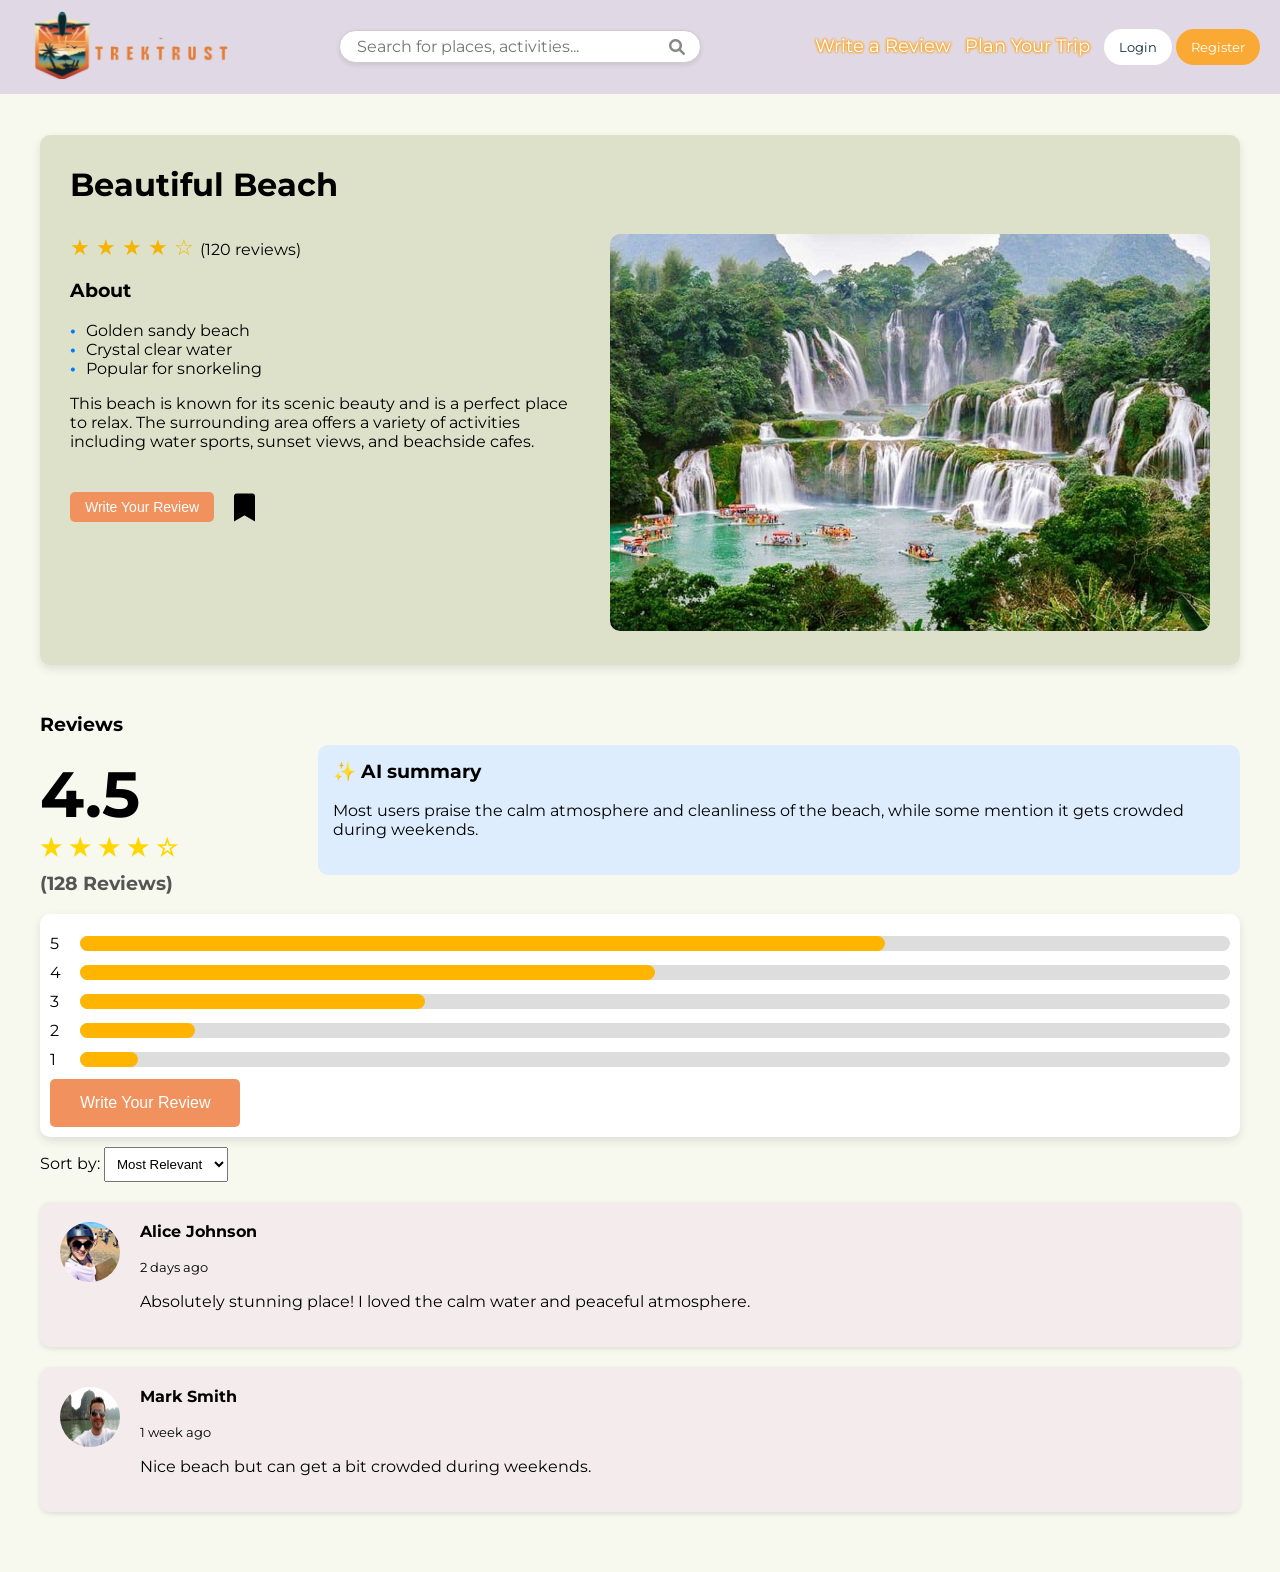
<file: docs/place-detail.html>
<!DOCTYPE html>
<html lang="en">

<head>
    <meta charset="UTF-8">
    <meta name="viewport" content="width=device-width, initial-scale=1.0">
    <title>Place Details</title>
    <link rel="stylesheet" href="https://cdnjs.cloudflare.com/ajax/libs/font-awesome/6.0.0/css/all.min.css">
    <link href="https://fonts.googleapis.com/css2?family=Montserrat:wght@400;600;700&display=swap" rel="stylesheet">
    <link rel="stylesheet" href="style0.css">
</head>

<body>
    <header class="custom-header">
        <div class="logo" onclick="location.href='index.html'" style="cursor: pointer;">
            <img src="img/logo.png" alt="Company Logo">
        </div>
        <div class="search-container">
            <input type="text" id="searchBar" placeholder="Search for places, activities...">
            <i class="fa-solid fa-magnifying-glass"></i>
        </div>
        <div class="actions">
            <button class="review" onclick="location.href='select-place.html'">Write a Review</button>
            <button class="plan" onclick="location.href='plan-trip.html'">Plan Your Trip</button>
            <button class="login" onclick="location.href='login.html'">Login</button>
            <button class="register" onclick="location.href='register.html'">Register</button>
        </div>
    </header>

    <div class="content">
        <div class="place-container">
            <div class="place-header">
                <h1>Beautiful Beach</h1>
                <!-- <div class="bookmark" onclick="toggleBookmark(this)">
                    <i class="fa-solid fa-bookmark"></i>
                </div> -->
            </div>

            <div class="place-main">
                <div class="place-info">
                    <div class="rating" style="display: inline;">&#9733; &#9733; &#9733; &#9733; &#9734; </div>
                    <div style="display: inline;">(120 reviews)</div>
                    <div class="about">
                        <h3>About</h3>
                        <ul>
                            <li>Golden sandy beach</li>
                            <li>Crystal clear water</li>
                            <li>Popular for snorkeling</li>
                        </ul>
                    </div>
                        <p>This beach is known for its scenic beauty and is a perfect place to relax. The surrounding area
                        offers a variety of activities including water sports, sunset views, and beachside cafes.</p>
                        <div class="actions-wrap"> 
                            <button class="write-review" onclick="location.href='write-review.html'">Write Your Review</button>
                            <div class="bookmark" onclick="toggleBookmark(this)" style="font-size: 32px;">
                                <i class="fa-solid fa-bookmark"></i>
                        </div>
                    </div>
                </div>

                <div class="place-images">
                    <img src="img/1.jpg" alt="Beautiful Beach">
                </div>
            </div>
        </div>

        <div class="rating-wrapper">
            <div class="rating-section">
                <h3> Reviews<h3>
                    <div class="rating-number">4.5</div>
                    <div class="stars">&#9733; &#9733; &#9733; &#9733; &#9734;</div>
                    <div class="review-count">(128 Reviews)</div>
            </div>
            <div class="consensus-section">
                <h3>&#10024 AI summary</h3>
                <p>Most users praise the calm atmosphere and cleanliness of the beach, while some
                    mention it gets crowded during weekends.</p>
            </div>
        </div>

        <div class="rating-breakdown">
            <div class="rating-bar">
                <span>5</span>
                <div class="bar">
                    <div class="bar-fill" style="width: 70%;"></div>
                </div>
            </div>
            <div class="rating-bar">
                <span>4</span>
                <div class="bar">
                    <div class="bar-fill" style="width: 50%;"></div>
                </div>
            </div>
            <div class="rating-bar">
                <span>3</span>
                <div class="bar">
                    <div class="bar-fill" style="width: 30%;"></div>
                </div>
            </div>
            <div class="rating-bar">
                <span>2</span>
                <div class="bar">
                    <div class="bar-fill" style="width: 10%;"></div>
                </div>
            </div>
            <div class="rating-bar">
                <span>1</span>
                <div class="bar">
                    <div class="bar-fill" style="width: 5%;"></div>
                </div>
            </div>
            <button class="write-review" onclick="location.href='write-review.html'">Write Your Review</button>
        </div>
        <div class="user-reviews">
            <div class="sort-options">
                <label for="sort">Sort by:</label>
                <select id="sort">
                    <option value="relevant">Most Relevant</option>
                    <option value="recent">Most Recent</option>
                </select>
            </div>
            <div id="reviewList"></div>
        </div>
    </div>
    </div>
    <script src="check.js"></script>
    <script>
        function toggleBookmark(el) {
            el.classList.toggle('active');
        }

        const reviews = [
            {
                user: "Alice Johnson",
                img: "img/pro5/1.png",
                date: "2 days ago",
                text: "Absolutely stunning place! I loved the calm water and peaceful atmosphere."
            },
            {
                user: "Mark Smith",
                img: "img/pro5/2.png",
                date: "1 week ago",
                text: "Nice beach but can get a bit crowded during weekends."
            }
        ];

        const reviewList = document.getElementById('reviewList');
        reviews.forEach(review => {
            const card = document.createElement('div');
            card.className = 'review-card';
            card.innerHTML = `
                <img src="${review.img}" alt="${review.user}">
                <div class="review-text">
                    <h4>${review.user}</h4>
                    <p><small>${review.date}</small></p>
                    <p>${review.text}</p>
                </div>
            `;
            reviewList.appendChild(card);
        });
    </script>
</body>

</html>
</file>
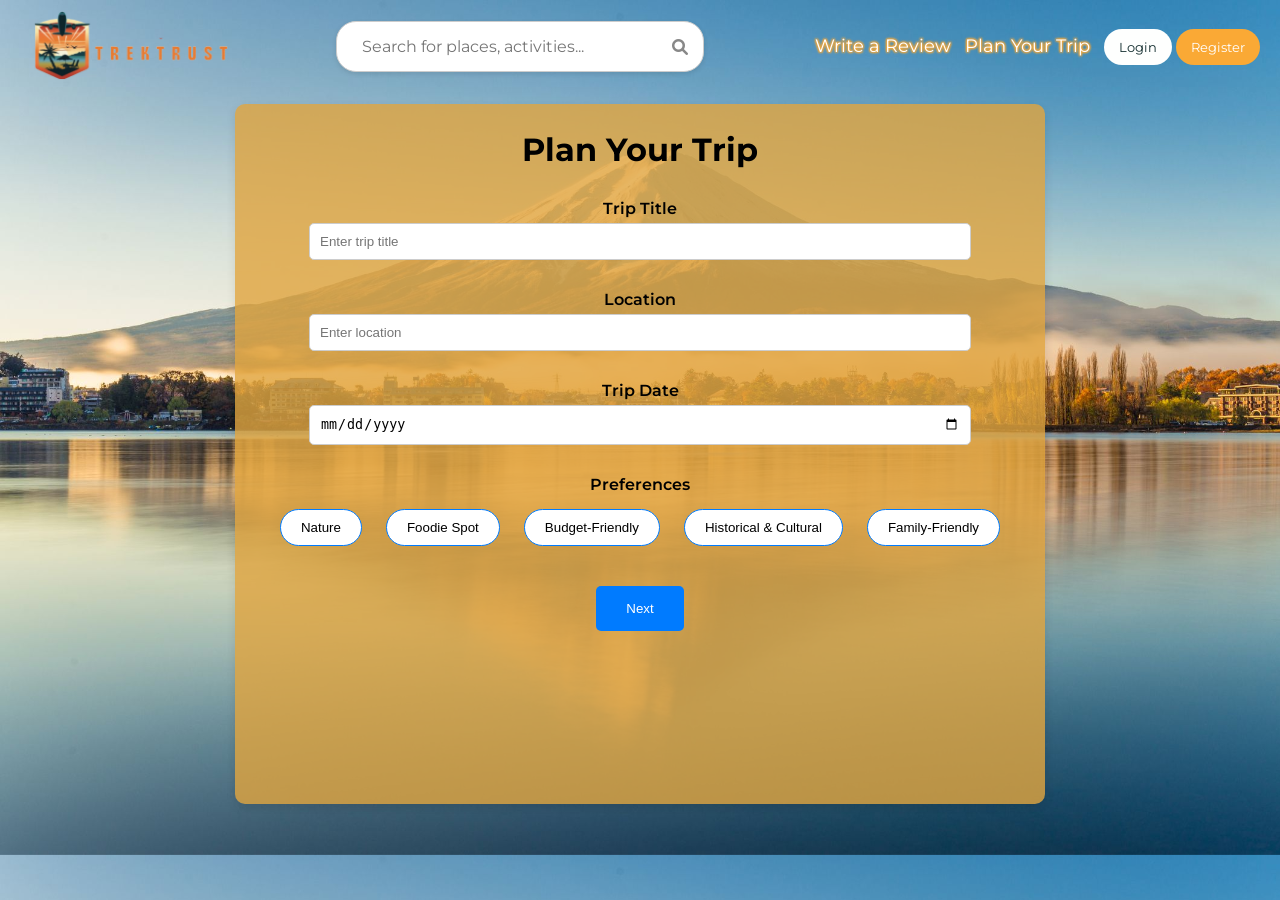
<file: docs/plan-trip.html>
<!DOCTYPE html>
<html lang="en">
<head>
    <meta charset="UTF-8">
    <meta name="viewport" content="width=device-width, initial-scale=1.0">
    <title>Plan Your Trip</title>
    <link rel="stylesheet" href="https://cdnjs.cloudflare.com/ajax/libs/font-awesome/6.0.0/css/all.min.css">

    <link href="https://fonts.googleapis.com/css2?family=Montserrat:wght@400;600;700&display=swap" rel="stylesheet">
    <link rel="stylesheet" href="style2.css">
</head>
<body>
    <header class="custom-header">
        <div class="logo" onclick="location.href='index.html'" style="cursor: pointer;">
            <img src="img/logo.png" alt="Company Logo">
        </div>
        <div class="search-container">
            <input type="text" id="searchBar" placeholder="Search for places, activities...">
            <i class="fa-solid fa-magnifying-glass"></i>
        </div>
        <div class="actions">
            <button class="review" onclick="location.href='select-place.html'">Write a Review</button>
            <button class="plan" onclick="location.href='plan-trip.html'">Plan Your Trip</button>
            <button class="login" onclick="location.href='login.html'">Login</button>
            <button class="register" onclick="location.href='register.html'">Register</button>
        </div>
    </header>
    
    <div class="container-wrapper">
        <!-- Step 1 - Trip Details -->
        <div class="container" id="step1">
            <h1>Plan Your Trip</h1>
            <label for="trip-title">Trip Title</label>
            <input type="text" id="trip-title" placeholder="Enter trip title">
            <label for="trip-title">Location</label>
            <input type="text" id="trip-title" placeholder="Enter location">

            <label for="trip-date">Trip Date</label>
            <input type="date" id="trip-date">

            <label>Preferences</label>
            <div class="preferences">
                <button onclick="toggleSelect(this)">Nature</button>
                <button onclick="toggleSelect(this)">Foodie Spot</button>
                <button onclick="toggleSelect(this)">Budget-Friendly</button>
                <button onclick="toggleSelect(this)">Historical & Cultural</button>
                <button onclick="toggleSelect(this)">Family-Friendly</button>
            </div>
            <button class="next" onclick="nextStep()">Next</button>
        </div>

        <!-- Step 2 - Place Selection -->
        <div class="container hidden" id="step2">
            <h1>Plan Your Trip</h1>
            <p>Select places you plan to visit</p>
            <label>Selected Places</label>
            <div class="slider" id="selected-places"></div>

            <label for="search">Search Places</label>
            <input type="text" id="search" placeholder="Search places..." oninput="filterResults()">
            <div class="slider" id="search-results"></div>

            <label>Saved Places</label>
            <div class="slider" id="saved-places"></div>

            <label>Suggested Places</label>
            <div class="slider" id="suggested-places"></div>

            <button class="back" onclick="prevStep()">Back</button>
            <button class="next" onclick="nextStep()">Next</button>
        </div>

        <!-- Step 3 - Activity Selection -->
        <div class="container hidden" id="step3">
            <h1>Plan Your Trip</h1>
            <p>Add activities for selected places</p>
            <div id="activities-section"></div>

            
            <button class="back" onclick="prevStep()">Back</button>
            <button class="next" onclick="submitTrip()">Submit</button>
        </div>
    </div>
    <script src="check.js"></script>
    <script>
        let currentStep = 1;
        const places = [
            { name: 'Beautiful Beach', location: 'Miami', img: 'img/1.jpg' },
            { name: 'Mountain Escape', location: 'Colorado', img: 'img/2.jpg' },
            { name: 'Sunset Park', location: 'San Francisco', img: 'img/3.jpg' }
        ];

        function nextStep() {
            document.getElementById(`step${currentStep}`).classList.add('hidden');
            currentStep++;
            document.getElementById(`step${currentStep}`).classList.remove('hidden');
            if (currentStep === 2) loadPlaces();
            if (currentStep === 3) loadActivities();
        }

        function prevStep() {
            document.getElementById(`step${currentStep}`).classList.add('hidden');
            currentStep--;
            document.getElementById(`step${currentStep}`).classList.remove('hidden');
        }

        function toggleSelect(button) {
            button.classList.toggle('selected');
        }

        function loadPlaces() {
            const saved = document.getElementById('saved-places');
            const suggested = document.getElementById('suggested-places');
            saved.innerHTML = '';
            suggested.innerHTML = '';
            places.forEach(place => {
                const card = `<div class="place-card" onclick="addPlace('${place.name}')">
                    <img src="${place.img}" alt="Place">
                    <p>${place.name} - ${place.location}</p>
                </div>`;
                saved.innerHTML += card;
                suggested.innerHTML += card;
            });
        }

        function addPlace(placeName) {
            const selected = document.getElementById('selected-places');
            const place = document.createElement('div');
            place.className = 'place-card';
            place.innerHTML = `<p>${placeName}</p>`;
            selected.appendChild(place);
        }

        function filterResults() {
            const query = document.getElementById('search').value.toLowerCase();
            const results = document.getElementById('search-results');
            results.innerHTML = '';
            places.forEach(place => {
                if (place.name.toLowerCase().includes(query)) {
                    const card = `<div class="place-card" onclick="addPlace('${place.name}')">
                        <img src="${place.img}" alt="Place">
                        <p>${place.name} - ${place.location}</p>
                    </div>`;
                    results.innerHTML += card;
                }
            });
        }

        function loadActivities() {
            const activities = document.getElementById('activities-section');
            activities.innerHTML = '';
            places.forEach(place => {
                const card = document.createElement('div');
                card.className = 'activity-card';
                card.innerHTML = `
                    <img src="${place.img}" alt="${place.name}">
                    <div>
                        <h3>${place.name}</h3>
                        <input type="text" placeholder="Add activity...">
                        <button onclick="addActivity(this)">Add</button>
                        <div class="activities-list"></div>
                        <div class="suggested-activities">
                            <h4>Suggested Activities</h4>
                            <p onclick="addSuggestedActivity(this, 'Snorkeling')">Snorkeling <i class="fa-solid fa-plus"></i></p>
                            <p onclick="addSuggestedActivity(this, 'Hiking')">Hiking <i class="fa-solid fa-plus"></i></p>
                            <p onclick="addSuggestedActivity(this, 'Sightseeing')">Sightseeing <i class="fa-solid fa-plus"></i></p>
                        </div>
                    </div>
                `;
                activities.appendChild(card);
            });
        }

        function addActivity(button) {
            const input = button.previousElementSibling;
            if (input.value.trim() !== '') {
                const activityList = button.parentNode.querySelector('.activities-list');
                const activityItem = document.createElement('p');
                activityItem.innerText = `- ${input.value}`;
                activityList.appendChild(activityItem);
                input.value = '';
            }
        }

        function addSuggestedActivity(element, activity) {
            const parentCard = element.closest('.activity-card');
            const activityList = parentCard.querySelector('.activities-list');
            const activityItem = document.createElement('p');
            activityItem.innerText = `- ${activity}`;
            activityList.appendChild(activityItem);
        }

        function submitTrip() {
            window.location.href = 'trip-summary.html';
        }
    </script>
</body>
</html>
</file>
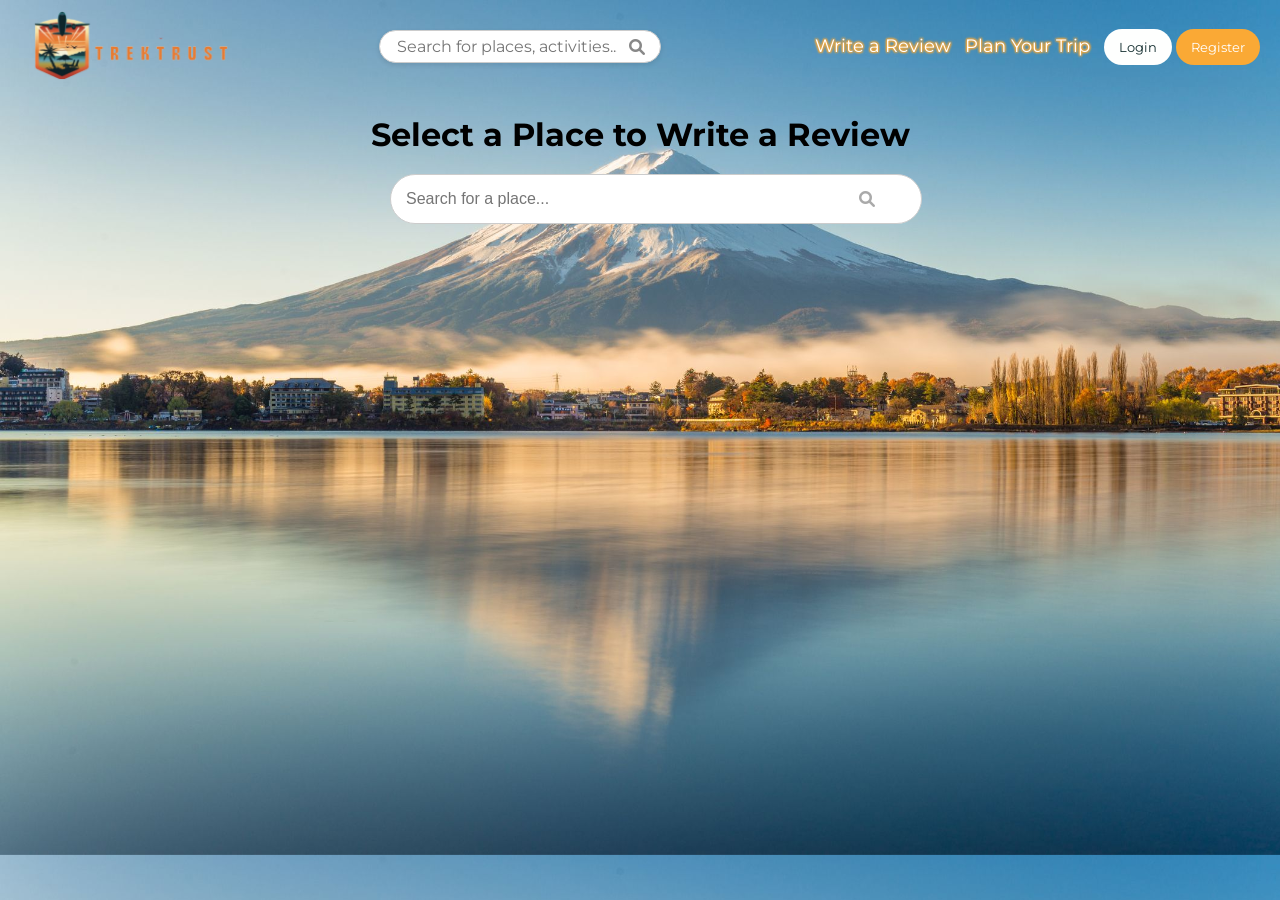
<file: docs/select-place.html>
<!DOCTYPE html>
<html lang="en">
<head>
    <meta charset="UTF-8">
    <meta name="viewport" content="width=device-width, initial-scale=1.0">
    <title>Select Place for Review</title>
    <link rel="stylesheet" href="https://cdnjs.cloudflare.com/ajax/libs/font-awesome/6.0.0/css/all.min.css">
    <link href="https://fonts.googleapis.com/css2?family=Montserrat:wght@400;600;700&display=swap" rel="stylesheet">
    <link rel="stylesheet" href="style1.css">
</head>
<body>
    <header class="custom-header">
        <div class="logo" onclick="location.href='index.html'" style="cursor: pointer;">
            <img src="img/logo.png" alt="Company Logo">
        </div>
        <div class="search-container">
            <input type="text" id="searchBar" placeholder="Search for places, activities...">
            <i class="fa-solid fa-magnifying-glass"></i>
        </div>
        <div class="actions">
            <button class="review" onclick="location.href='select-place.html'">Write a Review</button>
            <button class="plan" onclick="location.href='plan-trip.html'">Plan Your Trip</button>
            <button class="login" onclick="location.href='login.html'">Login</button>
            <button class="register" onclick="location.href='register.html'">Register</button>
        </div>
    </header>

    <div class="container">
        <h1>Select a Place to Write a Review</h1>
        <div class="search-bar">
            <input type="text" id="placeSearch" placeholder="Search for a place...">
            <i class="fa-solid fa-magnifying-glass"></i>
        </div>
        <div class="results" id="searchResults">
            <div class="result-item" onclick="selectPlace('Beautiful Beach')">
                <img src="img/1.jpg" alt="Beautiful Beach" class="thumbnail">
                Beautiful Beach - Miami
            </div>
            <div class="result-item" onclick="selectPlace('Mountain Escape')">
                <img src="img/2.jpg" alt="Mountain Escape" class="thumbnail">
                Mountain Escape - Colorado
            </div>
            <div class="result-item" onclick="selectPlace('Sunset Park')">
                <img src="img/3.jpg" alt="Sunset Park" class="thumbnail">
                Sunset Park - San Francisco
            </div>
        </div>
            </div>
    <script src="check.js"></script>
    <script>
        const searchInput = document.getElementById('placeSearch');
        const results = document.getElementById('searchResults');
        const resultItems = document.querySelectorAll('.result-item');

        searchInput.addEventListener('input', () => {
            const value = searchInput.value.toLowerCase();
            let showResults = false;

            resultItems.forEach(item => {
                if (item.textContent.toLowerCase().includes(value)) {
                    item.style.display = 'block';
                    showResults = true;
                } else {
                    item.style.display = 'none';
                }
            });

            results.style.display = showResults ? 'block' : 'none';
        });

        function selectPlace(placeName) {
            // alert(`Redirecting to review page for: ${placeName}`);
            // Simulate navigation to review page
            window.location.href = 'write-review.html';
        }
    </script>
</body>
</html>
</file>
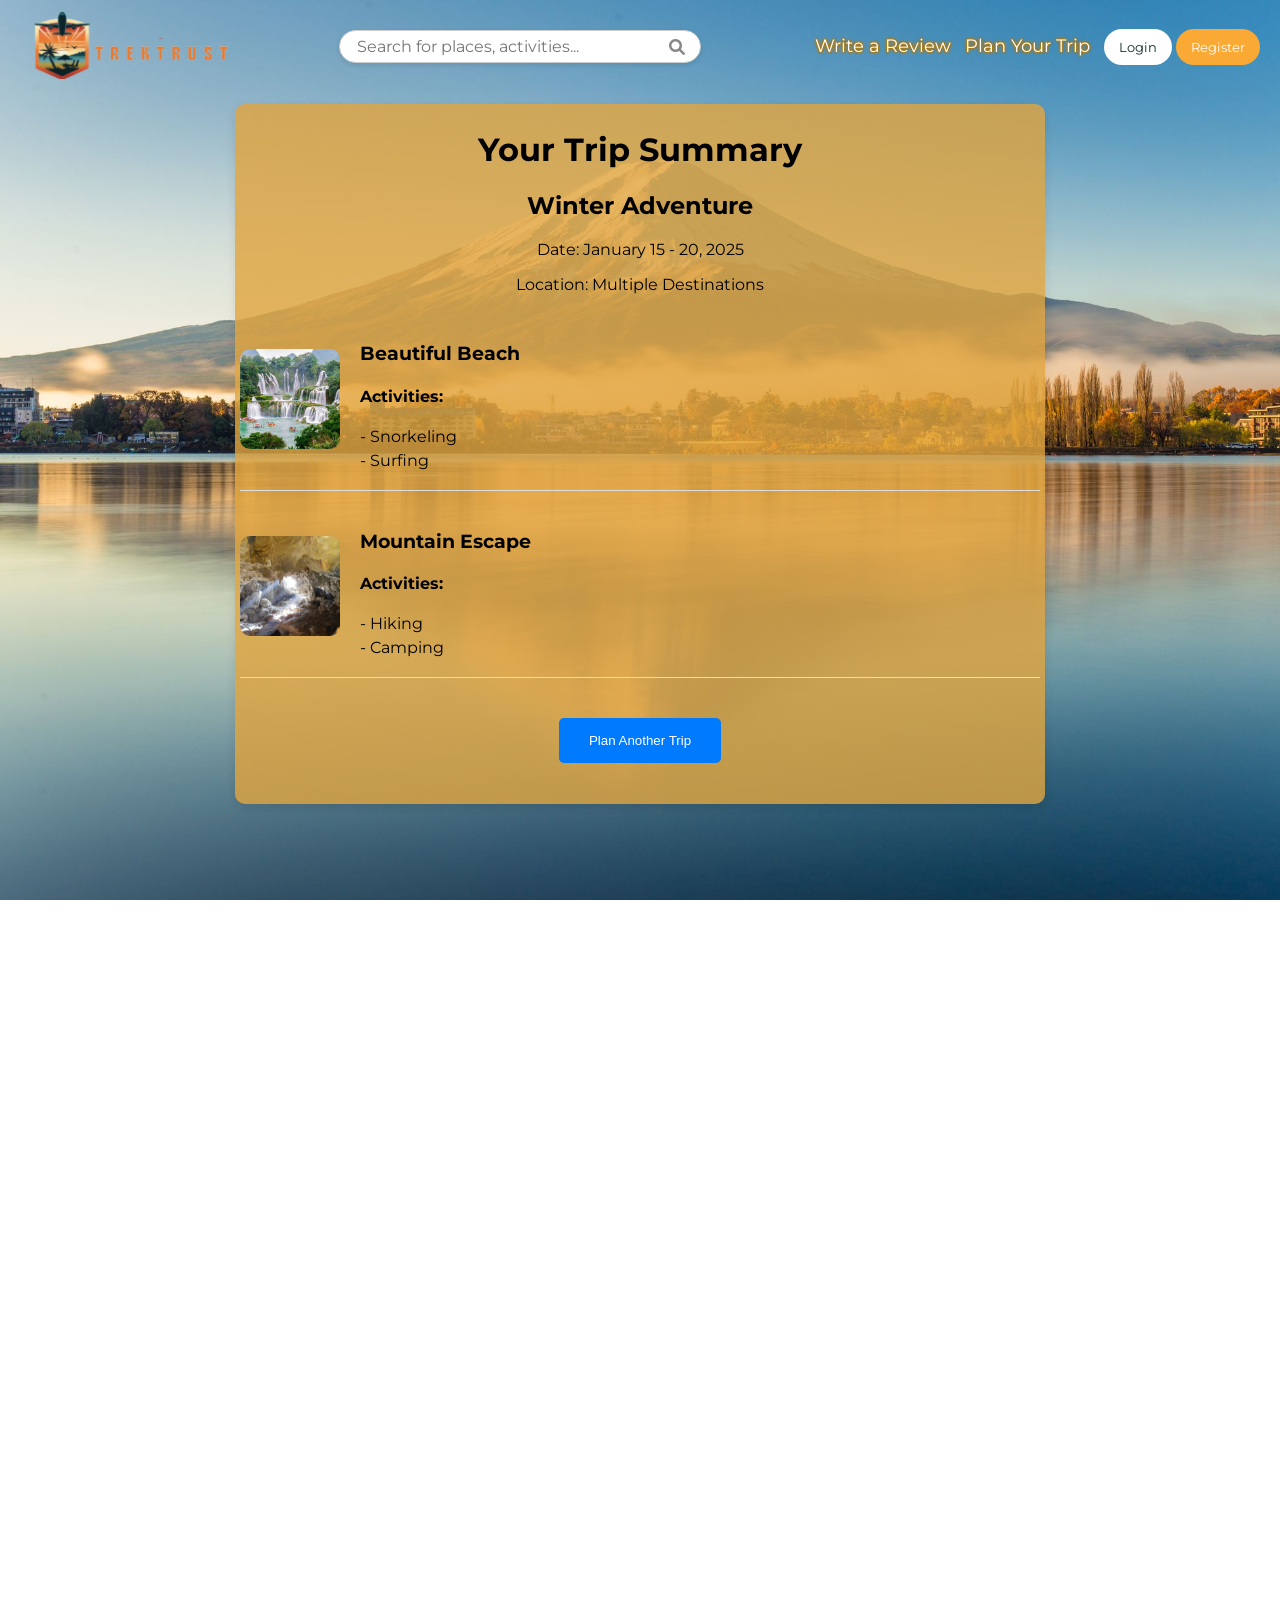
<file: docs/trip-summary.html>
<!DOCTYPE html>
<html lang="en">
<head>
    <meta charset="UTF-8">
    <meta name="viewport" content="width=device-width, initial-scale=1.0">
    <title>Trip Summary</title>
    <link href="https://cdnjs.cloudflare.com/ajax/libs/font-awesome/6.0.0/css/all.min.css" rel="stylesheet">
    <link href="https://fonts.googleapis.com/css2?family=Montserrat:wght@400;600;700&display=swap" rel="stylesheet">
    <link rel="stylesheet" href="style.css">
</head>
<body>
    <header class="custom-header">
        <div class="logo" onclick="location.href='index.html'" style="cursor: pointer;">
            <img src="img/logo.png" alt="Company Logo">
        </div>
        <div class="search-container">
            <input type="text" id="searchBar" placeholder="Search for places, activities...">
            <i class="fa-solid fa-magnifying-glass"></i>
        </div>
        <div class="actions">
            <button class="review" onclick="location.href='select-place.html'">Write a Review</button>
            <button class="plan" onclick="location.href='plan-trip.html'">Plan Your Trip</button>
            <button class="login" onclick="location.href='login.html'">Login</button>
            <button class="register" onclick="location.href='register.html'">Register</button>
        </div>
    </header>

    <div class="container-wrapper">
    <div class="container">
        <div class="trip-header">
            <h1>Your Trip Summary</h1>
            <h2>Winter Adventure</h2>
            <p>Date: January 15 - 20, 2025</p>
            <p>Location: Multiple Destinations</p>
        </div>

        <div class="trip-details">
            <img src="img/1.jpg" alt="Beautiful Beach">
            <div class="trip-info">
                <h3>Beautiful Beach</h3>
                <div class="activity-list">
                    <h4>Activities:</h4>
                    <p>- Snorkeling</p>
                    <p>- Surfing</p>
                </div>
            </div>
        </div>

        <div class="trip-details">
            <img src="img/2.jpg" alt="Mountain Escape">
            <div class="trip-info">
                <h3>Mountain Escape</h3>
                <div class="activity-list">
                    <h4>Activities:</h4>
                    <p>- Hiking</p>
                    <p>- Camping</p>
                </div>
            </div>
        </div>

        <button class="btn" onclick="window.location.href='plan-trip.html'">Plan Another Trip</button>
    </div>
    <script src="check.js"></script>
</div>
</body>
</html>
</file>
<file: docs/style0.css>
body {
    margin: 0;
    font-family: Montserrat, sans-serif;
    background-color: #f7f9ef;
}

/* Header Styles */
header {
    display: flex;
    justify-content: space-between;
    align-items: center;
    padding: 10px 20px;
    background: rgb(224, 217, 229);
    position: sticky;
    top: 0;
    z-index: 1000;
    transition: background-color 0.3s ease, box-shadow 0.3s ease;
}


.content {
    margin-top: 1px;
    /* To prevent content from hiding behind the header */
    padding: 20px;
}

.custom-header .actions button {

    border-radius: 20px;
    border: none;
}

/* Button Styles */
.actions .login,
.actions .logout {
    background-color: #fefffe;
    padding: 10px 15px;
    color: #112c2d;
    cursor: pointer;
    font-family: Montserrat, sans-serif;

}

.actions .register {
    background-color: #faa935;
    padding: 10px 15px;
    color: white;
    cursor: pointer;
    font-family: Montserrat, sans-serif;

}

.actions .login:hover,
.actions .register:hover,
.actions .logout:hover {
    opacity: 0.8;
}

.actions .review,
.actions .plan {
    background-color: transparent;
    text-shadow: 1px 1px 2px #faa935, -1px -1px 2px #faa935, 1px -1px 2px #faa935, -1px 1px 2px #faa935;
    color: white;
    padding: 0px 5px;
    font-size: 18px;
    cursor: pointer;
    font-family: Montserrat, sans-serif;

}

.actions .plan {
    margin-right: 5px;

}

.actions .review:hover,
.actions .plan:hover {
    opacity: 0.8;
}

.logo img {
    width: 200px;
    height: auto;
    max-width: 140%;
    margin-left: 10px;

}

.search-container {
    display: flex;
    align-items: center;
    border: 1px solid #ccc;
    border-radius: 20px;
    padding: 5px 15px;
    background-color: white;
    box-shadow: 0 2px 5px rgba(0, 0, 0, 0.1);
}

.search-container input {
    border: none;
    outline: none;
    font-family: 'Montserrat', sans-serif;
    font-size: 1rem;
    flex: 1;
    min-width: 300px;
}

.search-container i {
    color: #888;
    margin-left: 10px;
}



.content {
    padding: 40px;
}

.place-container {
    background: rgb(222, 225, 202);
    padding: 30px;
    border-radius: 10px;
    box-shadow: 0 4px 10px rgba(0, 0, 0, 0.1);
    margin-bottom: 30px;
}

.place-header {
    display: flex;
    justify-content: space-between;
    align-items: center;
    margin-right: 10px;

}

.place-header h1 {
    margin: 0;
}

.bookmark i {
    font-size: 28px;
    cursor: pointer;
}

.bookmark.active i {
    color: gold;
}

.place-main {
    display: flex;
    margin-top: 30px;
    gap: 40px;
}

.place-images img {
    width: 100%;
    max-width: 800px;
    border-radius: 10px;
}

.place-info {
    max-width: 500px;
}

.rating {
    font-size: 22px;
    color: #f4b400;
}

.about ul {
    list-style: none;
    padding: 0;
}

.about ul li::before {
    content: "\2022";
    color: #007BFF;
    font-weight: bold;
    display: inline-block;
    width: 1em;
}

.reviews {
    margin-top: 50px;
    display: flex;
    gap: 40px;
}


.rating-number {
    font-size: 4rem;
    font-weight: 700;
}

.stars {
    font-size: 1.5rem;
    color: gold;
}

.review-count {
    margin: 10px 0;
    color: #555;
}

.rating-bar {
    display: flex;
    align-items: center;
    margin: 10px 0;
}

.rating-bar span {
    width: 20px;
}

.bar {
    flex: 1;
    height: 15px;
    margin-left: 10px;
    background-color: #ddd;
    border-radius: 10px;
    position: relative;
}

.bar-fill {
    height: 100%;
    background-color: #ffb400;
    border-radius: 10px;
    position: absolute;
}

.write-review {
    background-color: #f1915d;
    color: white;
    padding: 15px 30px;
    border: none;
    border-radius: 5px;
    font-size: 1rem;
    cursor: pointer;
}

.user-reviews {
    flex: 2;
}

.review-card {
    background: #f4ecec;
    padding: 20px;
    margin-bottom: 20px;
    box-shadow: 0 2px 5px rgba(0, 0, 0, 0.1);
    border-radius: 10px;
    display: flex;
    gap: 20px;
}

.review-card img {
    width: 60px;
    height: 60px;
    border-radius: 50%;
}

.review-text {
    flex: 1;
}

.review-text h4 {
    margin: 0;
}

.sort-options {
    margin-bottom: 20px;
}

.sort-options select {
    padding: 8px;
}


.rating-breakdown {
    background: white;
    padding: 10px;
    border-radius: 10px;
    box-shadow: 0 4px 10px rgba(0, 0, 0, 0.1);
    margin-bottom: 10px;
}

.user-rating-header {
    margin-top: 50px;
    font-size: 1.8rem;
    font-weight: 600;
}

.rating-wrapper {
    display: flex;
    justify-content: flex-start;
    gap: 10px;
}
.rating-section {
    width: 300px; 
}

.consensus-section {
    margin-top: 50px;
    background-color: #ddedfe;
    height: 100px;
    border-radius: 10px;
    padding: 15px;
}
.actions-wrap{
display: flex;
gap: 20px;
}
.actions-wrap .bookmark{
margin-top: 20px;
}
.actions-wrap button{
font-size: 14px;
padding: 5px 15px;
max-height: 30px;
margin-top: 25px;
}
.consensus-section h3 {
    margin-top: 0;
}
</file>
<file: docs/style2.css>
body {
    font-family: 'Montserrat', sans-serif;
    margin: 0;
    /* margin-top: 10px; */
    /* justify-content: center;
    align-items: center; */
    height: 500px;
    background-color: #f4f4f4;
    background: url('img/bg4.jpg');
    background-size: cover;
    overflow: hidden;

}
.container-wrapper {
    overflow-y: auto;
    height: 80vh;
    width: 100%;
    display: flex;
    justify-content: center;
    
}
/* Header Styles */
header {
    display: flex;
    justify-content: space-between;
    align-items: center;
    padding: 10px 20px;
    background: rgb(246, 236, 252, 0);
    /* position: sticky; */
    top: 0;
    z-index: 1000;
    /* width: 100%;              */
    transition: background-color 0.3s ease, box-shadow 0.3s ease;
}
.custom-header .actions button {

    border-radius: 20px;
    border: none;
}

/* Button Styles */
.actions .login,
.actions .logout {
    background-color: #fefffe;
    padding: 10px 15px;
    color: #112c2d;
    cursor: pointer;
    font-family: Montserrat, sans-serif;

}

.actions .register {
    background-color: #faa935;
    padding: 10px 15px;
    color: white;
    cursor: pointer;
    font-family: Montserrat, sans-serif;

}

.actions .login:hover,
.actions .register:hover,
.actions .logout:hover {
    opacity: 0.8;
}

.actions .review,
.actions .plan {
    background-color: transparent;
    text-shadow: 1px 1px 2px #faa935, -1px -1px 2px #faa935, 1px -1px 2px #faa935, -1px 1px 2px #faa935;
    color: white;
    padding: 0px 5px;
    font-size: 18px;
    cursor: pointer;
    font-family: Montserrat, sans-serif;

}

.actions .plan {
    margin-right: 5px;

}

.actions .review:hover,
.actions .plan:hover {
    opacity: 0.8;
}

.logo img {
    width: 200px;
    height: auto;
    max-width: 140%;
    margin-left: 10px;

}

.search-container {
    display: flex;
    align-items: center;
    border: 1px solid #ccc;
    border-radius: 20px;
    padding: 5px 15px;
    background-color: white;
    box-shadow: 0 2px 5px rgba(0, 0, 0, 0.1);
}

#searchBar {
    margin: 0;
    border-radius: 20px;
    min-width: 300px;
    border: none;

}

.search-container input {
    border: none;
    outline: none;
    font-family: 'Montserrat', sans-serif;
    font-size: 1rem;
    flex: 1;
    margin: 0;
}

.search-container i {
    color: #888;
    margin-left: 10px;
    margin: 0;

}


.container {
    padding: 5px;
    border-radius: 10px;
    box-shadow: 0 4px 10px rgba(0, 0, 0, 0.1);
    max-width: 800px;
    width: 100%;
    text-align: center;
    margin: 10px auto;
    background-color: rgba(225, 166, 63, 0.8);
}

        #step1 {
    min-height: 450px;
}

#step2 {
    min-height: 720px;
}

#step3 {
    min-height: 2700px;
}


.hidden {
    display: none;
}

h1 {
    margin-bottom: 30px;
}

label {
    display: block;
    margin: 10px 0 5px;
    font-weight: 600;
}

input[type="text"], input[type="date"] {
    width: 80%;
    padding: 10px;
    margin-bottom: 20px;
    border: 1px solid #ccc;
    border-radius: 5px;
}

.preferences button {
    margin: 10px;
    padding: 10px 20px;
    border: 1px solid #007BFF;
    background: white;
    border-radius: 20px;
    cursor: pointer;
}

.preferences button.selected {
    background: #007BFF;
    color: white;
}

.place-card {
    display: inline-block;
    background: white;
    padding: 15px;
    border-radius: 10px;
    margin: 10px;
    box-shadow: 0 2px 8px rgba(0, 0, 0, 0.1);
    text-align: center;
}

.place-card img {
    width: 100px;
    height: 100px;
    border-radius: 10px;
}

.slider {
    display: flex;
    overflow-x: auto;
    white-space: nowrap;
}

button.next, button.back {
    margin-top: 30px;
    padding: 15px 30px;
    border: none;
    border-radius: 5px;
    background-color: #007BFF;
    color: white;
    cursor: pointer;
}

.activity-card {
    margin-bottom: 20px;
    padding: 20px;
    border: 1px solid #ddd;
    border-radius: 10px;
    text-align: left;
    display: flex;
    align-items: flex-start;
    flex-direction: column;
}

.activity-card img {
    width: 80px;
    height: 80px;
    border-radius: 10px;
    margin-bottom: 20px;
}
.activities-list {
    margin-top: 15px;
    padding-left: 20px;
}


.suggested-activities {
    margin-top: 20px;
}
.suggested-activities p {
    display: flex;
    justify-content: space-between;
    align-items: center;
    padding: 10px;
    border: 1px solid #ddd;
    border-radius: 5px;
    cursor: pointer;
}

.suggested-activities p:hover {
    background-color: #f0f0f0;
}

.fa-plus {
    color: #007BFF;
}
</file>
<file: docs/style1.css>
body {
    font-family: 'Montserrat', sans-serif;
    margin: 0;
    /* margin-top: 10px; */
    justify-content: center;
    align-items: center;
    height: 500px;
    background-color: #f4f4f4;
    background: url('img/bg4.jpg');
    background-size: cover;

}
.container {
    text-align: center;
}

h1 {
    margin-bottom: 20px;
}
/* Header Styles */
header {
    display: flex;
    justify-content: space-between;
    align-items: center;
    padding: 10px 20px;
    background: rgb(246, 236, 252, 0);
    position: sticky;
    top: 0;
    z-index: 1000;
    /* width: 100%;              */
    transition: background-color 0.3s ease, box-shadow 0.3s ease;
}


.content {
    margin-top: 1px;
    /* To prevent content from hiding behind the header */
    padding: 20px;
}

.custom-header .actions button {

    border-radius: 20px;
    border: none;
}

/* Button Styles */
.actions .login,
.actions .logout {
    background-color: #fefffe;
    padding: 10px 15px;
    color: #112c2d;
    cursor: pointer;
    font-family: Montserrat, sans-serif;

}

.actions .register {
    background-color: #faa935;
    padding: 10px 15px;
    color: white;
    cursor: pointer;
    font-family: Montserrat, sans-serif;

}

.actions .login:hover,
.actions .register:hover,
.actions .logout:hover {
    opacity: 0.8;
}

.actions .review,
.actions .plan {
    background-color: transparent;
    text-shadow: 1px 1px 2px #faa935, -1px -1px 2px #faa935, 1px -1px 2px #faa935, -1px 1px 2px #faa935;
    color: white;
    padding: 0px 5px;
    font-size: 18px;
    cursor: pointer;
    font-family: Montserrat, sans-serif;

}

.actions .plan {
    margin-right: 5px;

}

.actions .review:hover,
.actions .plan:hover {
    opacity: 0.8;
}

.logo img {
    width: 200px;
    height: auto;
    max-width: 140%;
    margin-left: 10px;

}

.search-container {
    display: flex;
    align-items: center;
    border: 1px solid #ccc;
    border-radius: 20px;
    padding: 5px 15px;
    background-color: white;
    box-shadow: 0 2px 5px rgba(0, 0, 0, 0.1);
}

.search-container input {
    border: none;
    outline: none;
    font-family: 'Montserrat', sans-serif;
    font-size: 1rem;
    flex: 1;
}

.search-container i {
    color: #888;
    margin-left: 10px;
}


.search-bar {
    position: relative;
    display: inline-block;
    width: 100%;
    max-width: 500px;
}

.search-bar input {
    width: 100%;
    padding: 15px;
    border: 1px solid #ccc;
    border-radius: 30px;
    font-size: 1rem;
    outline: none;
}

.search-bar i {
    position: absolute;
    top: 50%;
    right: 15px;
    transform: translateY(-50%);
    color: #aaa;
}

.results {
    margin-top: 20px;
    display: none;
    text-align: left;
    max-width: 500px;
    margin-left: auto;
    margin-right: auto;
    background-color: rgb(239, 239, 239);
}

.result-item {
display: flex;
align-items: center;
gap: 15px;
padding: 10px;
border-bottom: 1px solid #ddd;
cursor: pointer;
}

.result-item:hover {
background-color: #f5cbcb;
}

.thumbnail {
width: 60px;
height: 60px;
border-radius: 5px;
object-fit: cover;
}
</file>
<file: docs/style.css>
/* General Styles */
body {
    margin: 0;
    font-family: Montserrat, sans-serif;
    background: url('img/bg4.jpg') no-repeat center center fixed;
    background-size: cover;
    height: 2000px;
}
/* Header Styles */
header {
    display: flex;
    justify-content: space-between;
    align-items: center;
    padding: 10px 20px;
    background: rgba(255, 255, 255, 0);
    position: sticky;
    top: 0;
    z-index: 1000;
    transition: background-color 0.3s ease, box-shadow 0.3s ease;
}

header.scrolled {
    background: rgb(246, 236, 252, 1);
    /* New color on scroll */
    box-shadow: 0 4px 6px rgba(0, 0, 0, 0);
    /* Adds shadow */
}

.content {
    margin-top: 100px;
    /* To prevent content from hiding behind the header */
    padding: 20px;
}

.custom-header .actions button {

    border-radius: 20px;
    border: none;
}

/* Button Styles */
.actions .login,
.actions .logout {
    background-color: #fefffe;
    padding: 10px 15px;
    color: #112c2d;
    font-family: Montserrat, sans-serif;
    cursor: pointer;
}

.actions .register {
    background-color: #faa935;
    padding: 10px 15px;
    color: white;
    font-family: Montserrat, sans-serif;
    cursor: pointer;
}

.actions .login:hover,
.actions .register:hover,
.actions .logout:hover {
    opacity: 0.8;
}

.actions .review,
.actions .plan {
    background-color: transparent;
    text-shadow: 1px 1px 2px #b47705, -1px -1px 2px #b47705, 1px -1px 2px #b47705, -1px 1px 2px #b47705;
    color: white;
    padding: 0px 5px;
    font-size: 18px;
    font-family: Montserrat, sans-serif;
    cursor: pointer;
}

.actions .plan {
    margin-right: 5px;

}

.actions .review:hover,
.actions .plan:hover {
    opacity: 0.8;
}

.logo img {
    width: 200px;
    /* Adjust this as needed */
    height: auto;
    /* Maintain aspect ratio */
    max-width: 140%;
    /* Make it responsive */
    margin-left: 10px;

}
.search-container {
    display: flex;
    align-items: center;
    border: 1px solid #ccc;
    border-radius: 20px;
    padding: 5px 15px;
    background-color: white;
    box-shadow: 0 2px 5px rgba(0, 0, 0, 0.1);
}

.search-container input {
    border: none;
    outline: none;
    font-family: 'Montserrat', sans-serif;
    font-size: 1rem;
    flex: 1;
    min-width: 300px;
}

.search-container i {
    color: #888;
    margin-left: 10px;
}


/* Content and Place Grid */
.content {
    margin: 20px;
}

.place-grid {
    display: grid;
    grid-template-columns: repeat(auto-fit, minmax(300px, 1fr));
    gap: 20px;
}

.place-card {
    background: white;
    border-radius: 10px;
    overflow: hidden;
    box-shadow: 0 2px 5px rgba(0, 0, 0, 0.2);
}

.place-card img {
    width: 100%;
    height: 200px;
    object-fit: cover;
}

.place-info {
    padding: 15px;
}

.place-info .rating {
    color: gold;
}

.place-actions {
    display: flex;
    justify-content: flex-end;
    gap: 10px;
    padding: 15px;
}

.place-actions button,
.place-actions i {
    cursor: pointer;
    /* Makes the cursor a pointer (hand) on hover */
}

.place-actions i {
font-size: 29px;
}

.place-actions button {
    border-radius: 5px;
    font-size: 20px;
    border-color: transparent;
}
/* Form Styles */
.login-form,
.register-form {
    max-width: 400px;
    margin: 50px auto;
    padding: 20px;
    background: rgba(255, 255, 255, 0.8);
    border-radius: 10px;
}

.login-form input,
.register-form input {
    width: 100%;
    padding: 10px;
    margin: 10px 0;
    border: 1px solid #ccc;
    border-radius: 5px;
}

.login-form button,
.register-form button {
    width: 100%;
    padding: 10px;
    background: #333;
    color: #fff;
    border: none;
    border-radius: 5px;
    cursor: pointer;
}

/* Additional Styles */
.container-wrapper {
    overflow-y: auto;
    height: 80vh;
    width: 100%;
    display: flex;
    justify-content: center;
}

.container {
    padding: 5px;
    border-radius: 10px;
    box-shadow: 0 4px 10px rgba(0, 0, 0, 0.1);
    max-width: 800px;
    width: 100%;
    text-align: center;
    margin: 10px auto;
    background-color: rgba(225, 166, 63, 0.8);
    min-height: 600px;
}

.page-wrapper {
    display: flex;
    justify-content: center;
    align-items: center;
    height: 90vh;
    margin-top: 20px;
}

.review-container {
    display: flex;
    max-width: 1000px;
    background: white;
    padding: 40px;
    border-radius: 10px;
    box-shadow: 0 4px 10px rgba(0, 0, 0, 0.1);
    gap: 40px;
}

.left-section,
.right-section {
    flex: 1;
}

.place-card img {
    width: 100%;
    max-width: 300px;
    border-radius: 10px;
}

.stars {
    display: flex;
    justify-content: center;
    gap: 10px;
    font-size: 2rem;
    cursor: pointer;
}

.stars i {
    color: #ddd;
}

.stars i.active {
    color: gold;
}

.rating-text {
    text-align: center;
    margin: 10px 0 20px;
    font-size: 1.2rem;
}

.date-picker,
.review-box,
.photo-upload {
    margin-bottom: 20px;
}

.photo-upload input[type="file"] {
    display: none;
}

.upload-btn {
    display: inline-block;
    padding: 15px 30px;
    border: 2px dashed #007BFF;
    border-radius: 10px;
    cursor: pointer;
    color: #007BFF;
    font-size: 1rem;
    text-align: center;
}

.preview-container {
    margin-top: 2px;
    text-align: center;
}

.preview-container img {
    max-height: 90px;
    border-radius: 10px;
    display: none;
}

.submit-btn {
    background-color: #007BFF;
    color: white;
    padding: 15px 40px;
    border: none;
    border-radius: 5px;
    font-size: 1rem;
    cursor: pointer;
    display: block;
    margin: 0 auto;
    margin-top: 10px;
}

.confirmation {
    display: none;
    position: fixed;
    top: 50%;
    left: 50%;
    transform: translate(-50%, -50%);
    background-color: white;
    padding: 30px;
    border-radius: 10px;
    box-shadow: 0 4px 10px rgba(0, 0, 0, 0.2);
    text-align: center;
}

.confirmation button {
    margin-top: 20px;
    padding: 10px 20px;
    border: none;
    border-radius: 5px;
    background-color: #007BFF;
    color: white;
    font-size: 1rem;
    cursor: pointer;
}

.search-bar {
    position: relative;
    display: inline-block;
    width: 100%;
    max-width: 500px;
}

.search-bar input {
    width: 100%;
    padding: 15px;
    border: 1px solid #ccc;
    border-radius: 30px;
    font-size: 1rem;
    outline: none;
}

.search-bar i {
    position: absolute;
    top: 50%;
    right: 15px;
    transform: translateY(-50%);
    color: #aaa;
}

.results {
    margin-top: 20px;
    display: none;
    text-align: left;
    max-width: 500px;
    margin-left: auto;
    margin-right: auto;
    background-color: rgb(239, 239, 239);
}

.result-item {
    display: flex;
    align-items: center;
    gap: 15px;
    padding: 10px;
    border-bottom: 1px solid #ddd;
    cursor: pointer;
}

.result-item:hover {
    background-color: #f5cbcb;
}

.thumbnail {
    width: 60px;
    height: 60px;
    border-radius: 5px;
    object-fit: cover;
}

.trip-header {
    margin-bottom: 30px;
}

.trip-details {
    margin-top: 20px;
    display: flex;
    align-items: center;
    text-align: left;
    border-bottom: 1px solid #ddd;
    padding-bottom: 15px;
    margin-bottom: 20px;
}

.trip-details img {
    width: 100px;
    height: 100px;
    border-radius: 10px;
    object-fit: cover;
    margin-right: 20px;
}

.trip-info {
    flex: 1;
}

.activity-list {
    text-align: left;
    margin-top: 10px;
}

.activity-list p {
    margin: 5px 0;
}

.btn {
    margin-top: 20px;
    padding: 15px 30px;
    background-color: #007BFF;
    color: white;
    border: none;
    border-radius: 5px;
    cursor: pointer;
}
</file>
